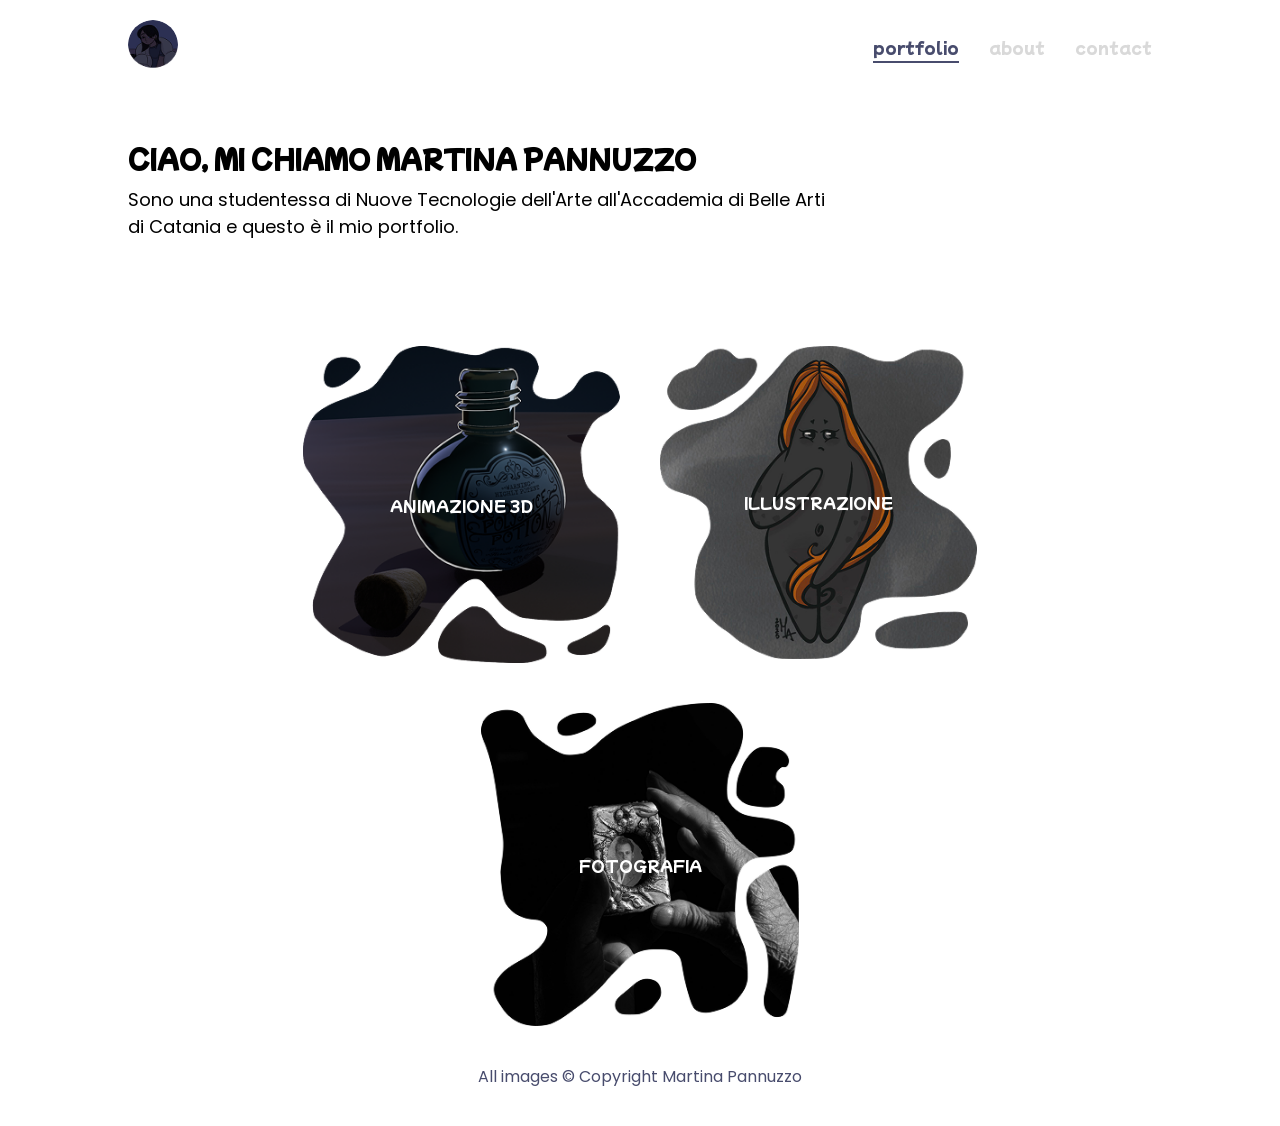
<file: index.html>
<!DOCTYPE html>
<html lang="it">
<head>
    <meta charset="UTF-8">
    <meta name="viewport" content="width=device-width, initial-scale=1.0">
    <link rel="preconnect" href="https://fonts.googleapis.com">
    <link rel="preconnect" href="https://fonts.gstatic.com" crossorigin>
    <link href="https://fonts.googleapis.com/css2?family=Poppins:ital,wght@0,100;0,200;0,300;0,400;0,500;0,600;0,700;0,800;0,900;1,100;1,200;1,300;1,400;1,500;1,600;1,700;1,800;1,900&display=swap" rel="stylesheet">
    <link rel="preconnect" href="https://fonts.googleapis.com">
    <link rel="preconnect" href="https://fonts.gstatic.com" crossorigin>
    <link href="https://fonts.googleapis.com/css2?family=Marcellus&family=Mochiy+Pop+One&display=swap" rel="stylesheet">
    <title>Portfolio - Martina Pannuzzo</title>
    <link rel="stylesheet" href="style.css">
</head>
<body>

    <header>
        <nav class="navbar">
           <div class="logo">
                <a href="index.html">
                    <img src="img/immagine logo.png" alt="logo porfolio">
                </a>
            </div>

            <input type="checkbox" id="menu-toggle" class="menu-toggle">
            
            <label for="menu-toggle" class="hamburger">
                <img src="img/hamburger menu.png" alt="apri menu" class="menu-open">
                <img src="img/close menu.png" alt="chiudi menu" class="menu-close">
            </label>

            <ul class="nav-links">
                <li><a href="index.html" class="active">portfolio</a></li>
                <li><a href="about.html">about</a></li>
                <li><a href="contact.html">contact</a></li>
            </ul>
        </nav>
    </header>

    <main class="container">
        <section class="introdaction">
            <h1>CIAO, MI CHIAMO MARTINA PANNUZZO</h1>
            <p>Sono una studentessa di Nuove Tecnologie dell'Arte all'Accademia di Belle Arti di Catania e questo è il mio portfolio.</p>
        </section>

        <section class="gallery">
            <a href="animazione 3D.html" class="card">
                <div class="image-wrapper">
                    <img src="img/icona animazione 3D desktop.png" class="img-front" alt="Animazione 3D">
                    <img src="img/icona animazione 3D hover.png" class="img-back" alt="Animazione 3D Hover">
                    <span>ANIMAZIONE 3D</span>
                </div>
            </a>

            <a href="illustrazione.html" class="card">
                <div class="image-wrapper">
                    <img src="img/icona illustrazione desktop.png" class="img-front" alt="Illustrazione">
                    <img src="img/icona illustrazione hover.png" class="img-back" alt="Illustrazione Hover">
                    <span>ILLUSTRAZIONE</span>
                </div>
            </a>

            <a href="fotografia.html" class="card">
                <div class="image-wrapper">
                    <img src="img/icona fotografia desktop.png" class="img-front" alt="Fotografia">
                    <img src="img/icona fotografia hover.png" class="img-back" alt="Fotografia Hover">
                    <span>FOTOGRAFIA</span>
                </div>
            </a>
        </section>
    </main>

    <footer>
        <h6>All images © Copyright Martina Pannuzzo</h6>
    </footer>

</body>
</html>
</file>
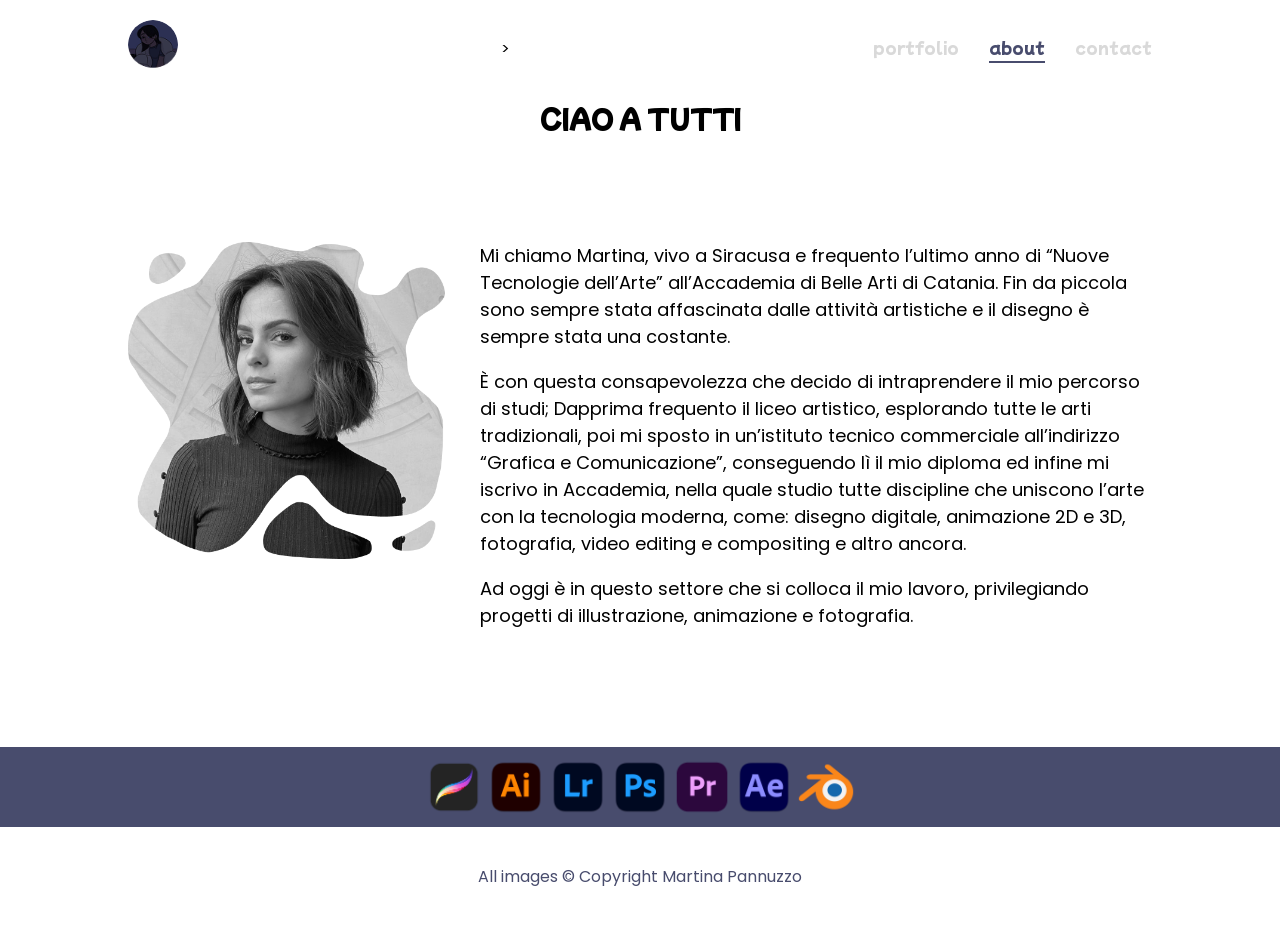
<file: about.html>
<!DOCTYPE html>
<html lang="en">
<head>
    <meta charset="UTF-8">
    <meta name="viewport" content="width=device-width, initial-scale=1.0">
    <link rel="preconnect" href="https://fonts.googleapis.com">
    <link rel="preconnect" href="https://fonts.gstatic.com" crossorigin>
    <link href="https://fonts.googleapis.com/css2?family=Poppins:ital,wght@0,100;0,200;0,300;0,400;0,500;0,600;0,700;0,800;0,900;1,100;1,200;1,300;1,400;1,500;1,600;1,700;1,800;1,900&display=swap" rel="stylesheet">
    <link rel="preconnect" href="https://fonts.googleapis.com">
    <link rel="preconnect" href="https://fonts.gstatic.com" crossorigin>
    <link href="https://fonts.googleapis.com/css2?family=Marcellus&family=Mochiy+Pop+One&display=swap" rel="stylesheet">
    <title>Sezione Fotografia</title>
    <link rel="stylesheet" href="style.css">
</head>
<body>
    <header>
        <nav class="navbar">
            <div class="logo">
                <a href="index.html">
                    <img src="img/immagine logo.png" alt="logo porfolio">
                </a>
            </div>>

            <input type="checkbox" id="menu-toggle" class="menu-toggle">
            
            <label for="menu-toggle" class="hamburger">
                <img src="img/hamburger menu.png" alt="apri menu" class="menu-open">
                <img src="img/close menu.png" alt="chiudi menu" class="menu-close">
            </label>

            <ul class="nav-links">
                <li><a href="index.html">portfolio</a></li>
                <li><a href="about.html" class="active">about</a></li>
                <li><a href="contact.html">contact</a></li>
            </ul>
        </nav>
    </header>

    <main>
        <div class="container">
            <div class="progect">
              <h1>CIAO A TUTTI</h1>
            </div>

            <div class="side-element">
              <img src="img/foto about.png" alt="foto mia">

              <div class="side-text">
                 <p>Mi chiamo Martina, vivo a Siracusa e frequento l’ultimo anno di “Nuove Tecnologie dell’Arte” all’Accademia di Belle Arti di Catania. Fin da piccola sono sempre stata affascinata dalle attività artistiche e il disegno è sempre stata una costante.</p>
                 <p>È con questa consapevolezza che decido di intraprendere il mio percorso di studi; Dapprima frequento il liceo artistico, esplorando tutte le arti tradizionali, poi mi sposto in un’istituto tecnico commerciale all’indirizzo “Grafica e Comunicazione”, conseguendo lì il mio diploma ed infine mi iscrivo in Accademia, nella quale studio tutte discipline che uniscono l’arte con la tecnologia moderna, come: disegno digitale, animazione 2D e 3D, fotografia, video editing e compositing e altro ancora.</p>
                 <p>Ad oggi è in questo settore che si colloca il mio lavoro, privilegiando progetti di illustrazione, animazione e fotografia.</p>
               </div>
            </div>
        </div>
        

        <div class="icon-gallery">
            <img src="img/procreate.png" alt="icona Procreate">
            <img src="img/illustrator.png" alt="icona Illustrator">
            <img src="img/lightroom.png" alt="icona Lightroom">
            <img src="img/photoshop.png" alt="icona Photoshop">
            <img src="img/premiere.png" alt="icona Premiere">
            <img src="img/after effect.png" alt="icona After Effect">
            <img src="img/blender.png" alt="icona blender">
        </div>
    </main>

    <footer>
        <h6>All images © Copyright Martina Pannuzzo</h6>
    </footer>
</body>
</html>
</file>
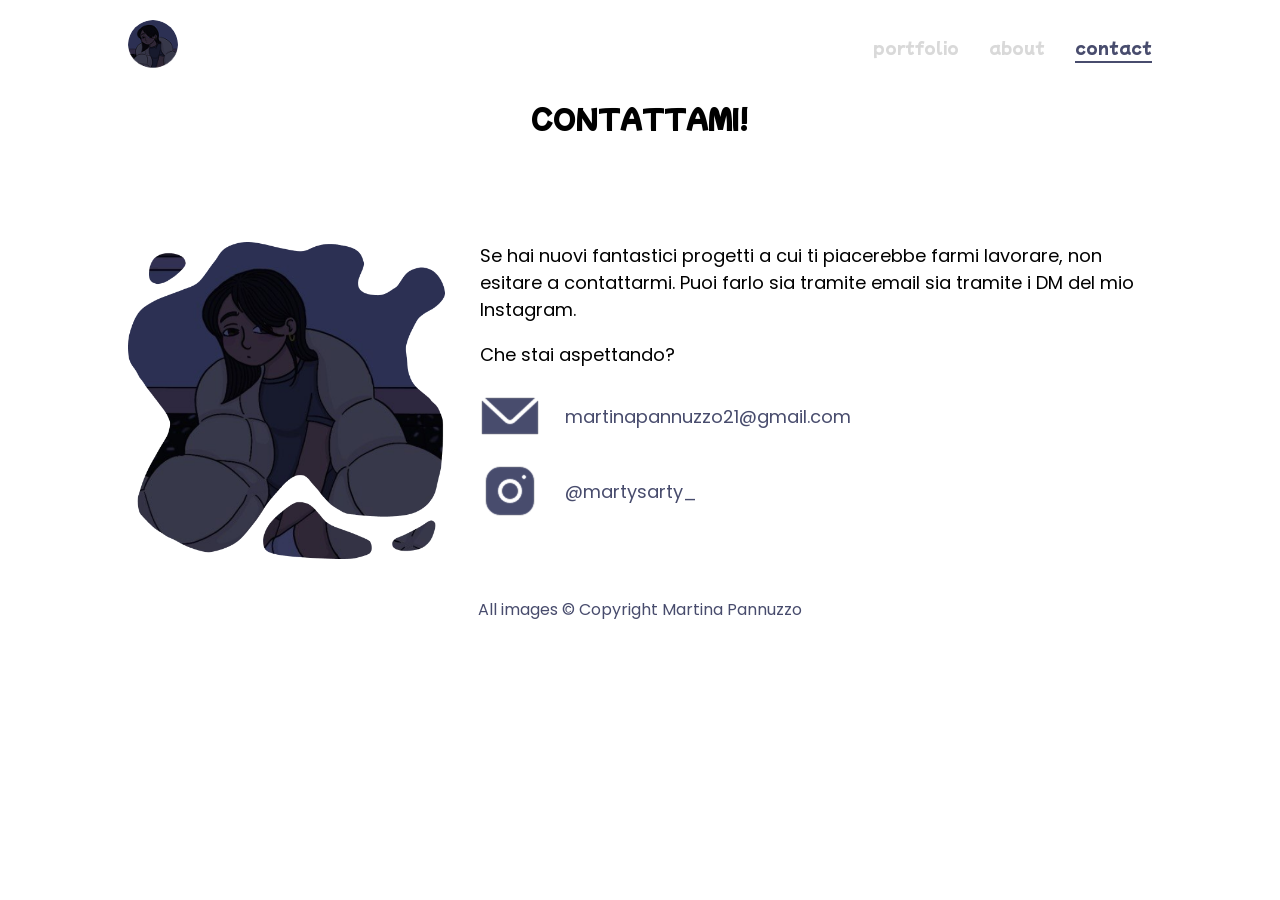
<file: contact.html>
<!DOCTYPE html>
<html lang="en">
<head>
    <meta charset="UTF-8">
    <meta name="viewport" content="width=device-width, initial-scale=1.0">
    <link rel="preconnect" href="https://fonts.googleapis.com">
    <link rel="preconnect" href="https://fonts.gstatic.com" crossorigin>
    <link href="https://fonts.googleapis.com/css2?family=Poppins:ital,wght@0,100;0,200;0,300;0,400;0,500;0,600;0,700;0,800;0,900;1,100;1,200;1,300;1,400;1,500;1,600;1,700;1,800;1,900&display=swap" rel="stylesheet">
    <link rel="preconnect" href="https://fonts.googleapis.com">
    <link rel="preconnect" href="https://fonts.gstatic.com" crossorigin>
    <link href="https://fonts.googleapis.com/css2?family=Marcellus&family=Mochiy+Pop+One&display=swap" rel="stylesheet">
    <title>Sezione Fotografia</title>
    <link rel="stylesheet" href="style.css">
</head>
<body>
    <header>
        <nav class="navbar">
            <div class="logo">
                <a href="index.html">
                    <img src="img/immagine logo.png" alt="logo porfolio">
                </a>
            </div>

            <input type="checkbox" id="menu-toggle" class="menu-toggle">
            
            <label for="menu-toggle" class="hamburger">
                <img src="img/hamburger menu.png" alt="apri menu" class="menu-open">
                <img src="img/close menu.png" alt="chiudi menu" class="menu-close">
            </label>

            <ul class="nav-links">
                <li><a href="index.html">portfolio</a></li>
                <li><a href="about.html">about</a></li>
                <li><a href="contact.html" class="active">contact</a></li>
            </ul>
        </nav>
    </header>

    <main class="container">
        <div class="progect">
             <h1>CONTATTAMI!</h1>
        </div>
        <div class="side-element">
            <img src="img/mio avatar.png" alt="mio avatar">

            <div class="side-text">
                <p>Se hai nuovi fantastici progetti a cui ti piacerebbe farmi lavorare, non esitare a contattarmi. Puoi farlo sia tramite email sia tramite i DM del mio Instagram.</p>
                <p>Che stai aspettando?</p>

                <div class="contact-icon">
                    <img src="img/Email.png" alt="email">
                    <p>martinapannuzzo21@gmail.com</p>
                </div>

                <div class="contact-icon">
                    <img src="img/Instagram.png" alt="Instagram">
                    <p>@martysarty_</p>
                </div>
            </div>
        </div>

        
       
    </main>

    <footer>
        <h6>All images © Copyright Martina Pannuzzo</h6>
    </footer>
</body>
</html>
</file>
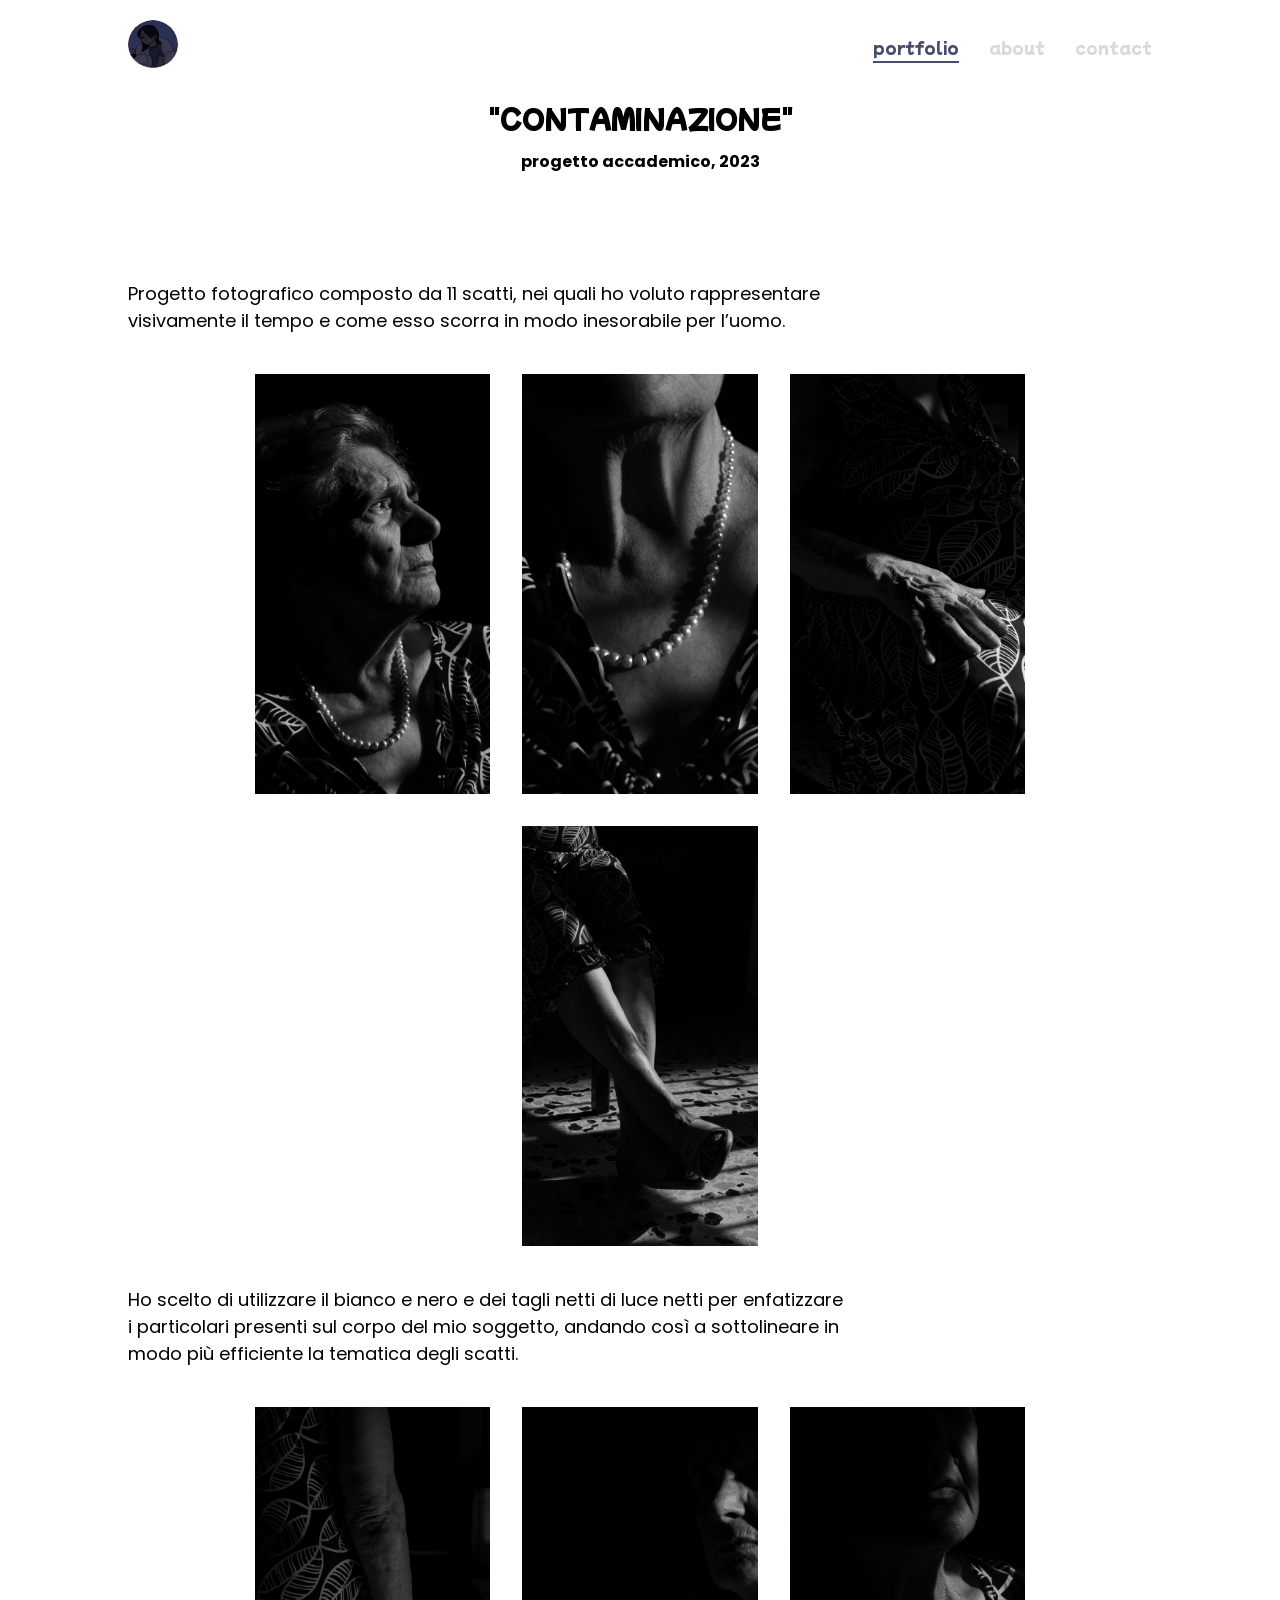
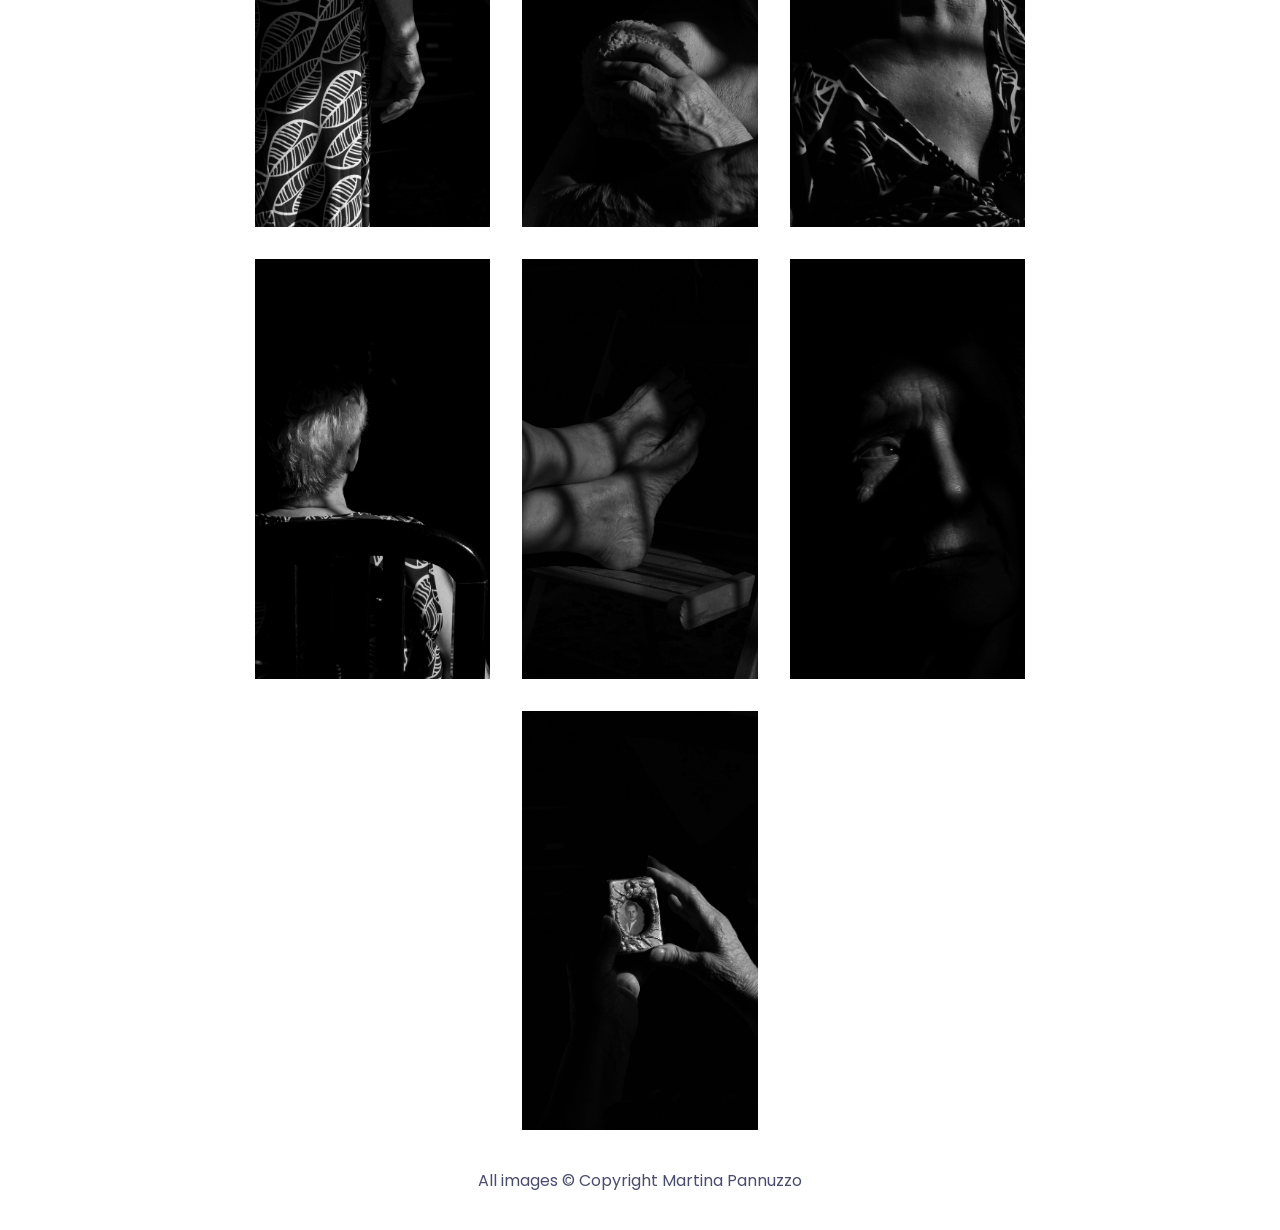
<file: fotografia.html>
<!DOCTYPE html>
<html lang="en">
<head>
    <meta charset="UTF-8">
    <meta name="viewport" content="width=device-width, initial-scale=1.0">
    <link rel="preconnect" href="https://fonts.googleapis.com">
    <link rel="preconnect" href="https://fonts.gstatic.com" crossorigin>
    <link href="https://fonts.googleapis.com/css2?family=Poppins:ital,wght@0,100;0,200;0,300;0,400;0,500;0,600;0,700;0,800;0,900;1,100;1,200;1,300;1,400;1,500;1,600;1,700;1,800;1,900&display=swap" rel="stylesheet">
    <link rel="preconnect" href="https://fonts.googleapis.com">
    <link rel="preconnect" href="https://fonts.gstatic.com" crossorigin>
    <link href="https://fonts.googleapis.com/css2?family=Marcellus&family=Mochiy+Pop+One&display=swap" rel="stylesheet">
    <title>Sezione Fotografia</title>
    <link rel="stylesheet" href="style.css">
</head>
<body>
    <header>
        <nav class="navbar">
            <div class="logo">
                <a href="index.html">
                    <img src="img/immagine logo.png" alt="logo porfolio">
                </a>
            </div>

            <input type="checkbox" id="menu-toggle" class="menu-toggle">
            
            <label for="menu-toggle" class="hamburger">
                <img src="img/hamburger menu.png" alt="apri menu" class="menu-open">
                <img src="img/close menu.png" alt="chiudi menu" class="menu-close">
            </label>

            <ul class="nav-links">
                <li><a href="index.html" class="active">portfolio</a></li>
                <li><a href="about.html">about</a></li>
                <li><a href="contact.html">contact</a></li>
            </ul>
        </nav>
    </header>

    <main class="container">
        <section class="progect">
            <h1>"CONTAMINAZIONE"</h1>
            <H2>progetto accademico, 2023</H2>
        </section>

        <p>Progetto fotografico composto da 11 scatti, nei quali ho voluto rappresentare visivamente il tempo e come esso scorra in modo inesorabile per l’uomo.</p>

        <div class="foto-gallery">
            <img src="img/foto 1.jpg" alt="foto 1">
            <img src="img/foto 2.jpg" alt="foto 2">
            <img src="img/foto 3.jpg" alt="foto 3">
            <img src="img/foto 4.jpg" alt="foto 4">
        </div>

        <p>Ho scelto di utilizzare il bianco e nero e dei tagli netti di luce netti per enfatizzare i particolari presenti sul corpo del mio soggetto, andando così a sottolineare in modo più efficiente la tematica degli scatti.</p>

        <div class="foto-gallery">
             <img src="img/foto 5.jpg" alt="foto 5">
            <img src="img/foto 6.jpg" alt="foto 6">
            <img src="img/foto 7.jpg" alt="foto 7">
            <img src="img/foto 8.jpg" alt="foto 8">
            <img src="img/foto 9.jpg" alt="foto 9">
            <img src="img/foto 10.jpg" alt="foto 10">
            <img src="img/foto 11.jpg" alt="foto 11">
        </div>
    </main>

    <footer>
        <h6>All images © Copyright Martina Pannuzzo</h6>
    </footer>
</body>
</html>
</file>
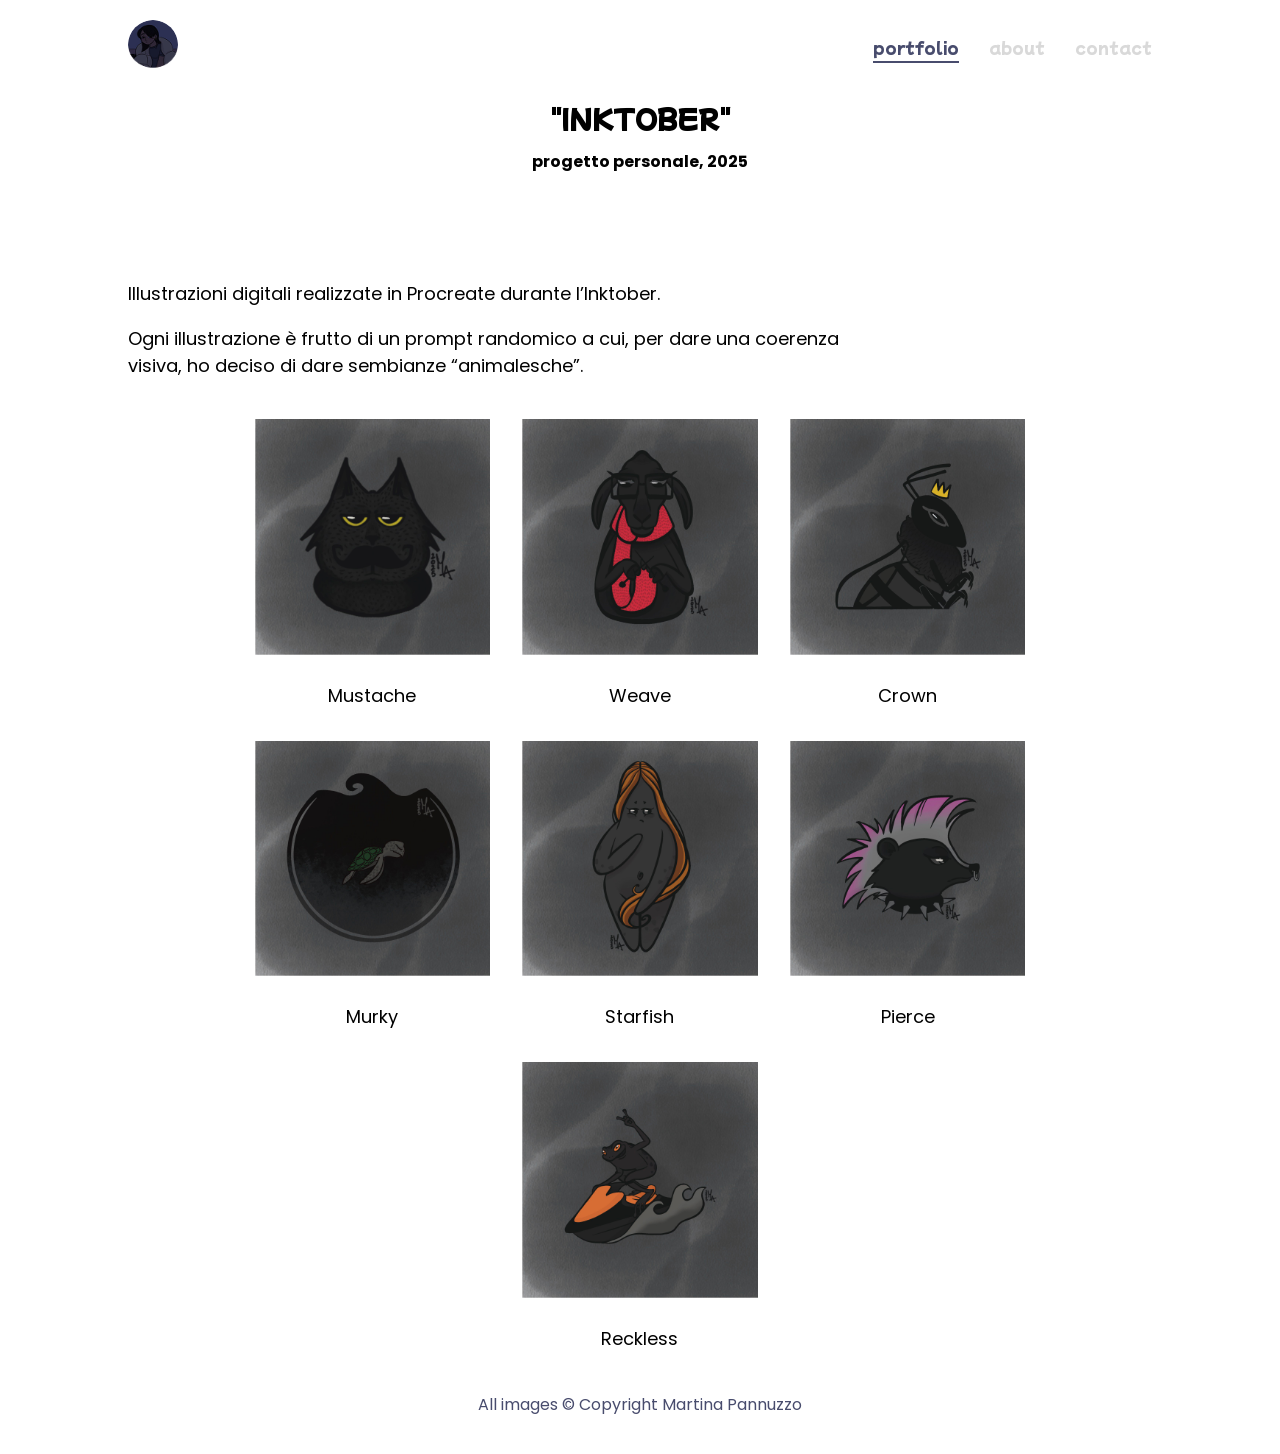
<file: illustrazione.html>
<!DOCTYPE html>
<html lang="en">
<head>
    <meta charset="UTF-8">
    <meta name="viewport" content="width=device-width, initial-scale=1.0">
    <link rel="preconnect" href="https://fonts.googleapis.com">
    <link rel="preconnect" href="https://fonts.gstatic.com" crossorigin>
    <link href="https://fonts.googleapis.com/css2?family=Poppins:ital,wght@0,100;0,200;0,300;0,400;0,500;0,600;0,700;0,800;0,900;1,100;1,200;1,300;1,400;1,500;1,600;1,700;1,800;1,900&display=swap" rel="stylesheet">
    <link rel="preconnect" href="https://fonts.googleapis.com">
    <link rel="preconnect" href="https://fonts.gstatic.com" crossorigin>
    <link href="https://fonts.googleapis.com/css2?family=Marcellus&family=Mochiy+Pop+One&display=swap" rel="stylesheet">
    <title>Sezione Fotografia</title>
    <link rel="stylesheet" href="style.css">
</head>
<body>
    <header>
        <nav class="navbar">
            <div class="logo">
                <a href="index.html">
                    <img src="img/immagine logo.png" alt="logo porfolio">
                </a>
            </div>

            <input type="checkbox" id="menu-toggle" class="menu-toggle">
            
            <label for="menu-toggle" class="hamburger">
                <img src="img/hamburger menu.png" alt="apri menu" class="menu-open">
                <img src="img/close menu.png" alt="chiudi menu" class="menu-close">
            </label>

            <ul class="nav-links">
                <li><a href="index.html" class="active">portfolio</a></li>
                <li><a href="about.html">about</a></li>
                <li><a href="contact.html">contact</a></li>
            </ul>
        </nav>
    </header>

    <main class="container">
        <section class="progect">
            <h1>"INKTOBER"</h1>
            <H2>progetto personale, 2025</H2>
        </section>

        <p class="text">Illustrazioni digitali realizzate in Procreate durante l’Inktober.</p>
        <p class="text">Ogni illustrazione è frutto di un prompt randomico a cui, per dare una coerenza visiva, ho deciso di dare sembianze “animalesche”.</p>

        <section class="inktober-draws">
            <div class="illustration-gallery">
             <div class="illustration-gallery-item">
                <a href="#img1">
                    <img src="img/mustache.jpg" alt="Mustache">
                    <p>Mustache</p>
                </a>
             </div>

             <div class="illustration-gallery-item">
                <a href="#img2">
                    <img src="img/weave.jpg" alt="Weave">
                    <p>Weave</p>
                </a>
             </div>

             <div class="illustration-gallery-item">
                <a href="#img3">
                    <img src="img/crown.jpg" alt="Crown">
                    <p>Crown</p>
                </a>
             </div>

             <div class="illustration-gallery-item">
                <a href="#img4">
                    <img src="img/murky.jpg" alt="Murky">
                    <p>Murky</p>
                </a>
             </div>

             <div class="illustration-gallery-item">
                <a href="#img5">
                    <img src="img/starfish.jpg" alt="Starfish">
                    <p>Starfish</p>
                </a>
             </div>

             <div class="illustration-gallery-item">
                <a href="#img6">
                    <img src="img/pierce.jpg" alt="Pierce">
                    <p>Pierce</p>
                </a>
             </div>

             <div class="illustration-gallery-item">
                <a href="#img7">
                    <img src="img/reckless.jpg" alt="Reckless">
                    <p>Reckless</p>
                </a>
             </div>
            </div>
        </section>
    </main>

    <footer>
        <h6>All images © Copyright Martina Pannuzzo</h6>
    </footer>
</body>
</html>
</file>
<file: style.css>
/*IMPOSTAZIONI BASE*/
body {
    margin: 0;
    padding: 0;
    width: 100%;
    height: 100%;
    box-sizing: border-box;
    font-family: "Poppins", serif;
    font-weight: 400;
    background-color: #ffffff;
    text-align: left;
}

.container {
    padding-left: 10%;
    padding-right: 10%;
    padding-top: 50px;
}

/*IMPOSTAZIONI TITOLI E TESTI*/

.introdaction {
    margin-top: 90px;
    margin-bottom: 106px;
}

.introdaction p {
    max-width: 65ch; /*imposta la lunghezza ideale del paragrafo a 65 caratteri per una maggiore leggibilità*/
    font-size: 18px;
    margin-block-start: 0px;
    margin-block-end: 0px;
}

h1 {
    font-family: "Mochiy Pop One", sans-serif;
    font-size: 25px;
    margin-bottom: 10px;
}

.progect{
    text-align: center;
    margin-block-start: 50px;
    margin-block-end: 106px;
}

H2{
    font-size: 16px;
}

p{
    max-width: 65ch;
    font-size: 18px;
    margin-block-start: 40px;
    margin-block-end: 40px;
}

.text{
    margin-block-start: 1em;
    margin-block-end: 1em;
}

h6{
    font-size: 16px;
    font-weight: normal;
    text-align: center;
    color: #484C6D;
}

/*BARRA DI NAVIGAZIONE DESKTOP*/
.navbar {
    background-color: white;
    display: flex;
    justify-content: space-between;
    align-items: center;
    padding: 19px 10%;
    position: fixed;
    top: 0;
    left: 0;
    width: 80%;
    z-index: 1000; /*per averla sempre in primo piano*/
}

.logo img {
    width: 50px;
    border-radius: 50%;
}

.nav-links {
    display: flex;
    list-style: none; /*toglie la lista puntata*/
    gap: 30px;
}

.nav-links a {
    text-decoration: none; /*toglie la sottolineatura*/
    color: #d9d9d9;
    font-family: "Mochiy Pop One", sans-serif;
}
.nav-links a:hover{
    color: #484C6D;
}

.nav-links a.active{
    color: #484C6D;
    border-bottom: #484C6D 2px solid;
    padding-bottom: 2px;
}


.menu-toggle, .hamburger {
    display: none; /*nasconde il checkbox e l'hamburger menu nella versione desktop */
}

/*IMMAGINI DELLE SEZIONI DEL PORTFOLIO*/
.gallery {
    display: flex;
    justify-content: center;
    flex-wrap: wrap;
    gap: 40px;
}

.card {
    text-decoration: none;
    color: white;
    position: relative;
    width: 31%;
}

.image-wrapper {
    position: relative;
    width: 100%;
}

.img-front { /*sarà l'immagine di partenza*/
    width: 100%;
    display: block;
}

.img-back { /*sarà l'immagine che viene mostrata successivamente, infatti inizialmente è ad opacità 0*/
    position: absolute;
    top: 0;
    left: 0;
    width: 100%;
    opacity: 0; 
}

.image-wrapper span { /*viene utilizzato lo span per far salire il testo in primo piano rispetto le immagini*/
    position: absolute;
    top: 50%;
    left: 50%;
    transform: translate(-50%, -50%);
    font-family: "Mochiy Pop One", sans-serif;
    font-size: 15px;
    pointer-events: none; /*Il testo non blocca il click*/
}

.card:hover .img-front { opacity: 0; } /*viene nascosta la prima immagine e viene mostrata la seconda*/
.card:hover .img-back { opacity: 1; }

/*VIDEO E FRAME ANIMAZIONE 3D*/
video{
    width: 100%;
    height: auto;
}

.gallery-video {
    display: flex;
    justify-content: center;
    flex-wrap: wrap;
    gap: 20px;
}

.frame-video{
    width: 32%;
    height: auto;
}

/*GALLERY ILLUSTRAZIONE*/
.inktober-draws{
    margin-top: 40px;
    margin-bottom: 40px;
}
.illustration-gallery{
    display: flex;
    justify-content: center;
    flex-wrap: wrap;
    gap: 32px;
}

.illustration-gallery-item{
    text-align: center;
    width: 23%;
}

.illustration-gallery-item img{
    width: 100%;
    cursor: pointer;
}

.illustration-gallery-item a{
    text-decoration: none;
    color: black;
}

.illustration-gallery-item p{
    margin-block-start: 20px;
    margin-block-end: 0px;
}

/*GALLERY FOTOGRAFIA*/
.foto-gallery{
    display: flex;
    justify-content: center;
    flex-wrap: wrap;
    gap: 32px;
}

.foto-gallery img{
    width: 23%;
}

/*IMMAGINE AFFIANCATA A TESTO*/
.side-element{
    justify-content: center;
    display: flex;
    gap: 35px;
}

.side-element img{
    width: 31%;
    height: 31%;
}

.side-text p{
    margin-block-start: 0px;
    margin-bottom: 1em;
}

.contact-icon{
    display: flex;
    gap: 25px;
    align-items: center;
    margin-bottom: 15px;
}

.contact-icon p{
    margin-block-start: 0px;
    margin-block-end: 0px;
    color: #484C6D;
}

/*GALLERY ICONE*/
.icon-gallery {
    display: flex;
    justify-content: center;
    flex-wrap: wrap;
    gap: 2px;
    background-color: #484C6D;
    padding-top: 10px;
    padding-bottom: 10px;
    margin-top: 100px;
}

.icon-gallery img, .contact-icon img{
    width: 60px;
    height: auto;
}

/*RESPONSIVE (VERSIONE MOBILE)*/
@media (max-width: 750px) {
    .hamburger {
        display: block;
        cursor: pointer;
        z-index: 100;
    }

    .menu-close { display: none;}

    /*MENU CHE APPARE QUANDO VIENE CLICCATA L'ICONA*/
    .nav-links {
        display: none; /*Nascosto di base*/
        flex-direction: column;
        justify-content: center;
        align-items: center;
        gap: 85px;
        position: fixed;
        top: 0;
        left: 0;
        width: 100%;
        height: 100%;
        background: #484C6D;
        padding: 0;
        margin: 0;
        overflow: hidden; /*la pagina sotto non può essere scrollata quando il menu è aperto e questo evita degli errori di spazi nel riquadro*/
    }

    .nav-links a:hover{
     color: #484C6D;
    }

    .nav-links a.active{
     color: white;
     border-bottom: white 2px solid;
     padding-bottom: 2px;
    }

    /*logica del checkbox*/
    .menu-toggle:checked ~ .nav-links {
        display: flex;
    }

    .menu-toggle:checked ~ .hamburger .menu-open { display: none; }
    .menu-toggle:checked ~ .hamburger .menu-close { display: block; }

    .card{
      width: 100%;  
    }

    .progect{
       text-align: center;
       margin-block-start: 90px;
       margin-block-end: 60px;
    }

    .gallery,.illustration-gallery,.foto-gallery, .side-element {
        flex-direction: column;
        align-items: center;
    }

    .gallery-video {
        flex-direction: column;
        align-items: center;
        gap: 40px;
    }

    .illustration-gallery-item{
        text-align: center;
        width: 100%;
    }

    .foto-gallery img{
        width: 100%;
    }
    
    .frame-video{
       width: 100%;
       height: auto;
    }

    .icon-gallery{
        margin-top: 50px;
        gap: 15px;
        flex-wrap: wrap;
        padding-top: 20px;
        padding-bottom: 20px;
        padding-left: 40px;
        padding-right: 40px;
    }

    .side-element img{
        width: 100%;
    }
    .contact-icon img{
        width: 30px;
    }
    
    .contact-icon p{
        font-size: 16px;
    }

    .container{
        padding-left: 15%;
        padding-right: 15%;
    }

    h1{
        font-size: 22px;
    }
}
</file>
